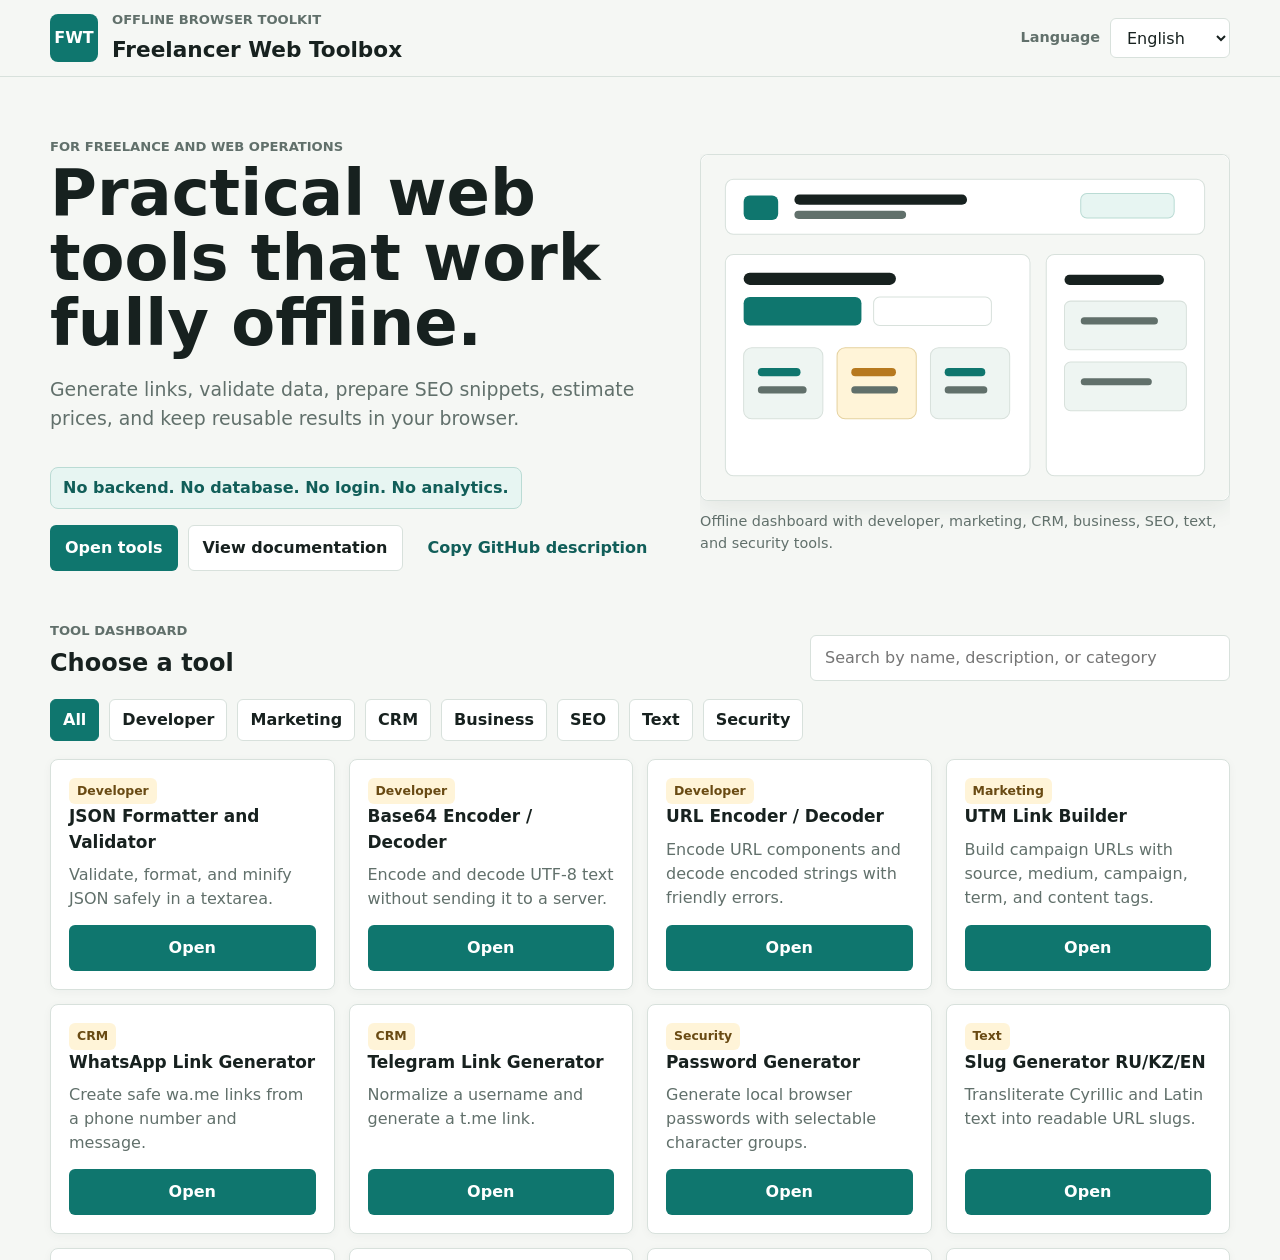
<file: index.html>
<!--
Project: Freelancer Web Toolbox
File: index.html
Author: Beck Sarbassov
Version: 0.1.0
Release Date: 2026-06-16
Last Updated: 2026-06-16
Copyright: © Beck Sarbassov. All rights reserved.

EN: Root entry page that redirects visitors to the static browser app.
RU: Корневая страница входа, перенаправляющая посетителей в статическое приложение.
-->
<!doctype html>
<html lang="en">
<head>
  <meta charset="utf-8">
  <meta name="viewport" content="width=device-width, initial-scale=1">
  <meta http-equiv="refresh" content="0; url=./public/index.html">
  <title>Opening Freelancer Web Toolbox...</title>
  <style>
    body {
      margin: 0;
      min-height: 100vh;
      display: grid;
      place-items: center;
      font-family: system-ui, -apple-system, BlinkMacSystemFont, "Segoe UI", sans-serif;
      color: #152322;
      background: #f5f7f4;
    }

    main {
      width: min(92vw, 520px);
      padding: 32px;
      border: 1px solid #d9e1dc;
      border-radius: 8px;
      background: #ffffff;
      box-shadow: 0 8px 24px rgba(24, 48, 44, 0.08);
    }

    a {
      color: #0f766e;
      font-weight: 700;
    }
  </style>
</head>
<body>
  <main>
    <h1>Opening Freelancer Web Toolbox...</h1>
    <p>If the app does not open automatically, use this link:</p>
    <p><a href="./public/index.html">Open public/index.html</a></p>
  </main>
</body>
</html>
</file>
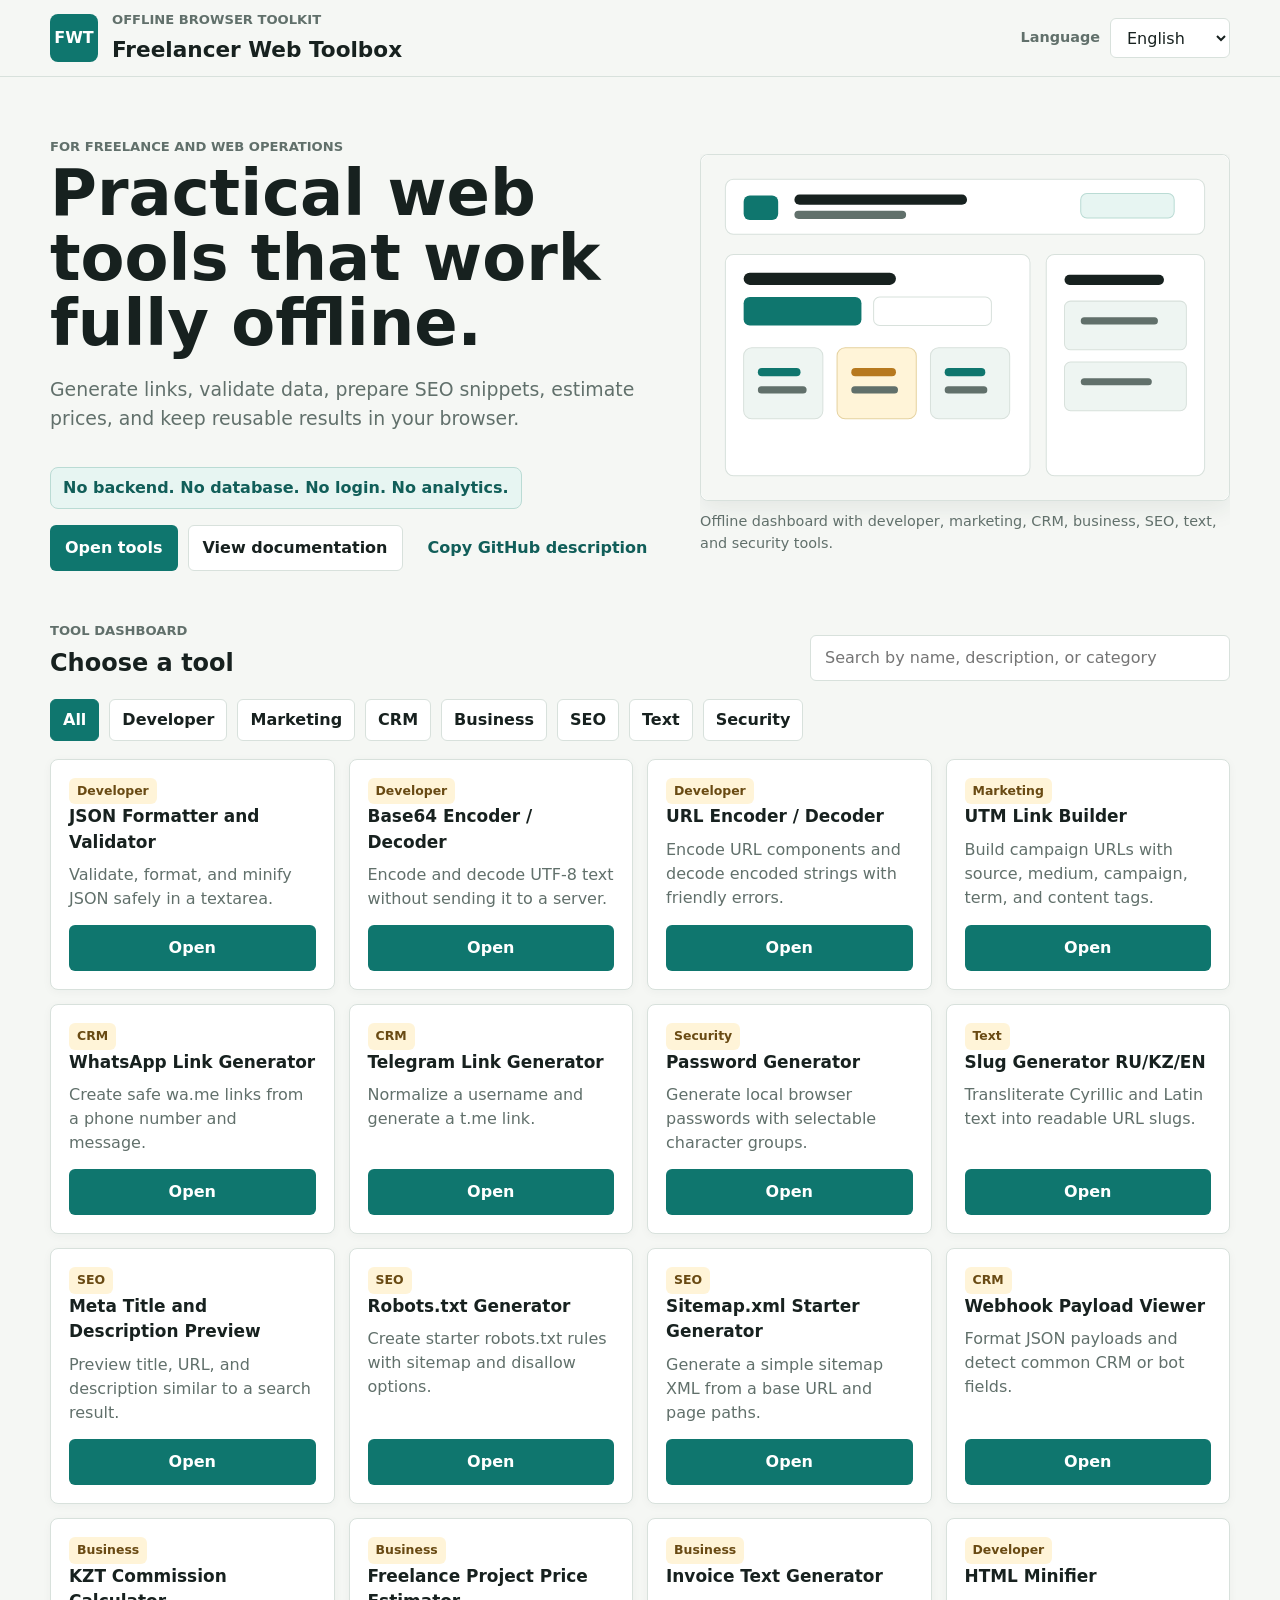
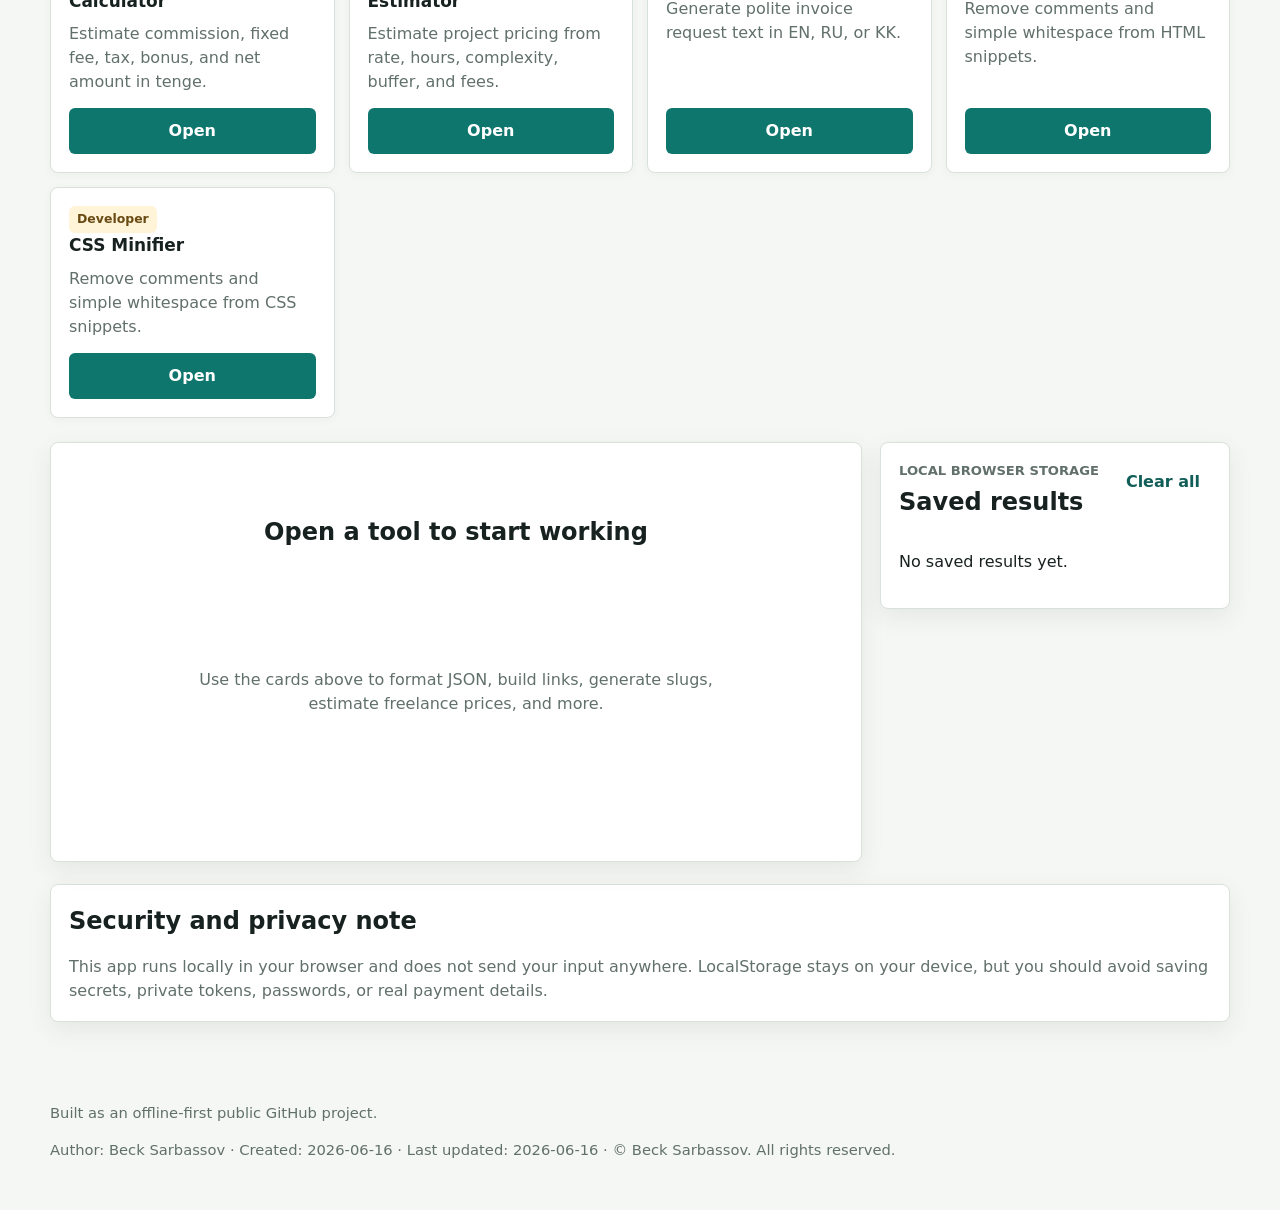
<file: public/index.html>
<!--
Project: Freelancer Web Toolbox
File: public/index.html
Author: Beck Sarbassov
Version: 0.1.0
Release Date: 2026-06-16
Last Updated: 2026-06-16
Copyright: © Beck Sarbassov. All rights reserved.

EN: Main offline browser-based toolbox interface.
RU: Основной интерфейс офлайн-набора браузерных инструментов.
-->
<!doctype html>
<html lang="en">
<head>
  <meta charset="utf-8">
  <meta name="viewport" content="width=device-width, initial-scale=1">
  <meta name="description" content="Offline web toolbox for freelancers, developers, CRM integrators and small business automation.">
  <meta name="keywords" content="freelancer tools, web toolbox, developer tools, CRM, JavaScript, offline app, UTM builder, slug generator, KZT">
  <meta name="author" content="Beck Sarbassov">
  <meta property="og:title" content="Freelancer Web Toolbox">
  <meta property="og:description" content="Offline web toolbox for freelancers, developers, CRM integrators and small business automation.">
  <meta property="og:type" content="website">
  <meta property="og:image" content="./assets/img/preview.svg">
  <meta name="theme-color" content="#0f766e">
  <title>Freelancer Web Toolbox</title>
  <link rel="manifest" href="./manifest.json">
  <link rel="stylesheet" href="./assets/css/app.css">
</head>
<body>
  <a class="skip-link" href="#tools-dashboard" data-i18n="accessibility.skip">Skip to tools</a>

  <header class="site-header">
    <div class="header-inner">
      <div class="brand-block" aria-label="Freelancer Web Toolbox">
        <span class="brand-mark" aria-hidden="true">FWT</span>
        <div>
          <p class="eyebrow" data-i18n="header.eyebrow">Offline browser toolkit</p>
          <h1 data-i18n="app.name">Freelancer Web Toolbox</h1>
        </div>
      </div>

      <div class="header-controls">
        <label class="language-label" for="language-select" data-i18n="header.language">Language</label>
        <select id="language-select" class="language-select" aria-label="Language">
          <option value="en">English</option>
          <option value="ru">Русский</option>
          <option value="kk">Қазақша</option>
        </select>
      </div>
    </div>
  </header>

  <main>
    <section class="hero" aria-labelledby="hero-title">
      <div class="hero-copy">
        <p class="eyebrow" data-i18n="hero.kicker">For freelance and web operations</p>
        <h2 id="hero-title" data-i18n="hero.title">Practical web tools that work fully offline.</h2>
        <p class="hero-text" data-i18n="hero.subtitle">
          Generate links, validate data, prepare SEO snippets, estimate prices, and keep reusable results in your browser.
        </p>
        <p class="privacy-pill" data-i18n="hero.offline">No backend. No database. No login. No analytics.</p>
        <div class="hero-actions">
          <a class="button primary" href="#tools-dashboard" data-i18n="actions.openTools">Open tools</a>
          <a class="button secondary" href="../docs/QUICK_START.md" data-i18n="actions.viewDocs">View documentation</a>
          <button class="button ghost" type="button" id="copy-description" data-i18n="actions.copyGithubDescription">Copy GitHub description</button>
        </div>
      </div>
      <figure class="hero-visual">
        <img src="./assets/img/preview.svg" width="520" height="340" alt="Freelancer Web Toolbox dashboard preview">
        <figcaption data-i18n="hero.visualCaption">Offline dashboard with developer, marketing, CRM, business, SEO, text, and security tools.</figcaption>
      </figure>
    </section>

    <section class="tool-controls" aria-labelledby="tools-heading">
      <div>
        <p class="eyebrow" data-i18n="tools.kicker">Tool dashboard</p>
        <h2 id="tools-heading" data-i18n="tools.heading">Choose a tool</h2>
      </div>
      <label class="search-label" for="tool-search" data-i18n="tools.searchLabel">Search tools</label>
      <input id="tool-search" type="search" data-i18n-placeholder="tools.searchPlaceholder" placeholder="Search by name, description, or category">
    </section>

    <nav class="category-tabs" aria-label="Tool categories" id="category-tabs"></nav>

    <section id="tools-dashboard" class="tool-grid" aria-live="polite"></section>

    <section class="workspace-layout" aria-label="Active tool and saved results">
      <section id="tool-workspace" class="tool-workspace" aria-live="polite">
        <div class="empty-state">
          <h2 data-i18n="workspace.emptyTitle">Open a tool to start working</h2>
          <p data-i18n="workspace.emptyText">Use the cards above to format JSON, build links, generate slugs, estimate freelance prices, and more.</p>
        </div>
      </section>

      <aside class="saved-panel" aria-labelledby="saved-results-heading">
        <div class="panel-header">
          <div>
            <p class="eyebrow" data-i18n="saved.kicker">Local browser storage</p>
            <h2 id="saved-results-heading" data-i18n="saved.heading">Saved results</h2>
          </div>
          <button class="text-button" type="button" id="clear-saved-results" data-i18n="actions.clearAll">Clear all</button>
        </div>
        <div id="saved-results-list" class="saved-list"></div>
      </aside>
    </section>

    <section class="security-note" aria-labelledby="security-note-title">
      <h2 id="security-note-title" data-i18n="security.title">Security and privacy note</h2>
      <p data-i18n="security.body">This app runs locally in your browser and does not send your input anywhere. LocalStorage stays on your device, but you should avoid saving secrets, private tokens, passwords, or real payment details.</p>
    </section>
  </main>

  <footer class="site-footer">
    <p data-i18n="footer.built">Built as an offline-first public GitHub project.</p>
    <p>Author: Beck Sarbassov · Created: 2026-06-16 · Last updated: 2026-06-16 · © Beck Sarbassov. All rights reserved.</p>
  </footer>

  <script src="./assets/js/translations.js"></script>
  <script src="./assets/js/storage.js"></script>
  <script src="./assets/js/security.js"></script>
  <script src="./assets/js/i18n.js"></script>
  <script src="./assets/js/tools/json-tools.js"></script>
  <script src="./assets/js/tools/base64-tools.js"></script>
  <script src="./assets/js/tools/url-tools.js"></script>
  <script src="./assets/js/tools/utm-builder.js"></script>
  <script src="./assets/js/tools/whatsapp-link.js"></script>
  <script src="./assets/js/tools/telegram-link.js"></script>
  <script src="./assets/js/tools/password-generator.js"></script>
  <script src="./assets/js/tools/slug-generator.js"></script>
  <script src="./assets/js/tools/meta-preview.js"></script>
  <script src="./assets/js/tools/robots-generator.js"></script>
  <script src="./assets/js/tools/sitemap-generator.js"></script>
  <script src="./assets/js/tools/webhook-viewer.js"></script>
  <script src="./assets/js/tools/kzt-calculator.js"></script>
  <script src="./assets/js/tools/freelance-price-estimator.js"></script>
  <script src="./assets/js/tools/invoice-text-generator.js"></script>
  <script src="./assets/js/tools/html-minifier.js"></script>
  <script src="./assets/js/tools/css-minifier.js"></script>
  <script src="./assets/js/app.js"></script>
</body>
</html>
</file>
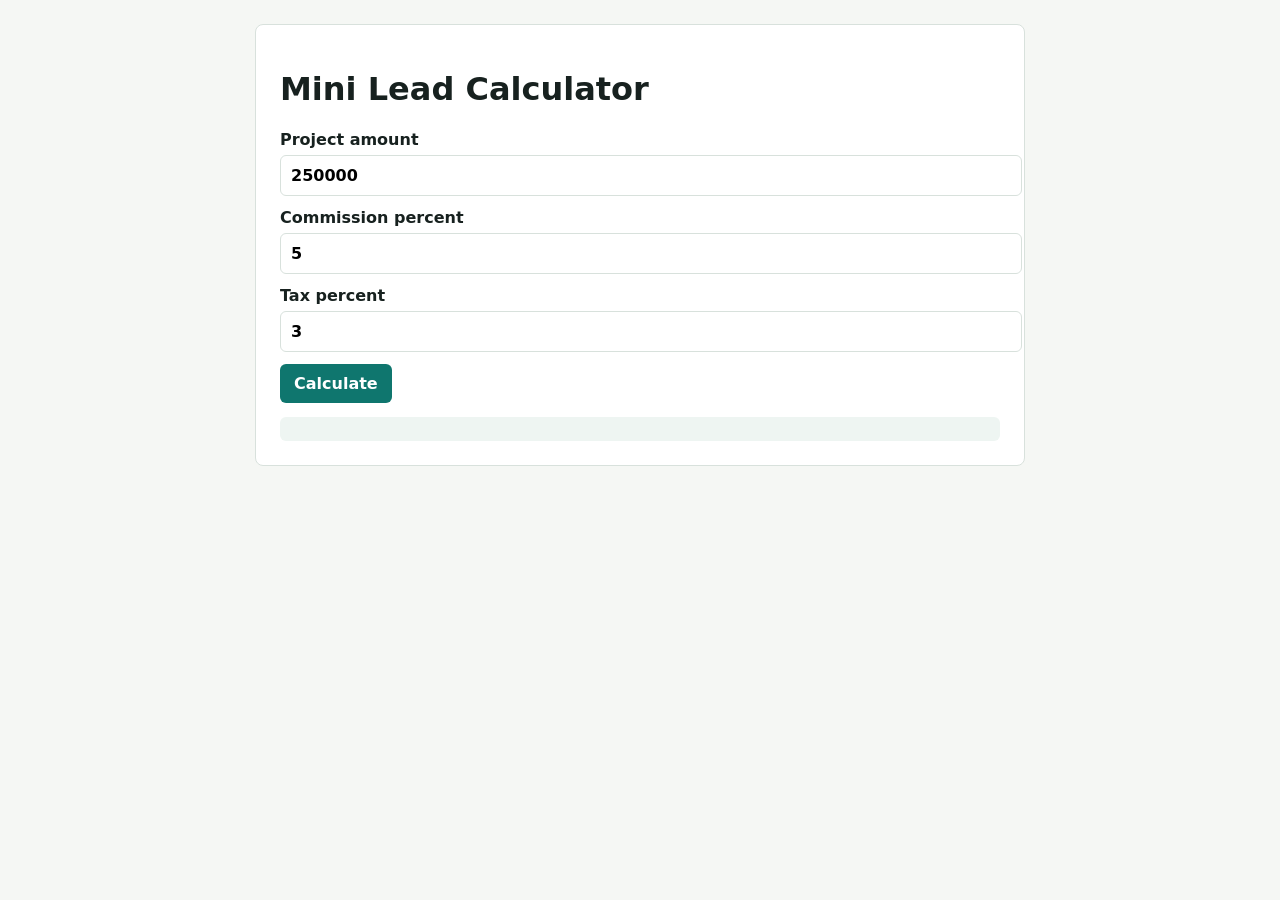
<file: examples/mini-lead-calculator/index.html>
<!--
Project: Freelancer Web Toolbox
File: examples/mini-lead-calculator/index.html
Author: Beck Sarbassov
Version: 0.1.0
Release Date: 2026-06-16
Last Updated: 2026-06-16
Copyright: © Beck Sarbassov. All rights reserved.

EN: Standalone calculator for amount, commission, tax, and net result.
RU: Автономный калькулятор суммы, комиссии, налога и чистого результата.
-->
<!doctype html>
<html lang="en">
<head>
  <meta charset="utf-8">
  <meta name="viewport" content="width=device-width, initial-scale=1">
  <title>Mini Lead Calculator</title>
  <style>
    body { margin: 0; padding: 24px; font-family: system-ui, -apple-system, BlinkMacSystemFont, "Segoe UI", sans-serif; background: #f5f7f4; color: #17211f; }
    main { max-width: 720px; margin: auto; padding: 24px; border: 1px solid #d8e1dc; border-radius: 8px; background: #fff; }
    label { display: grid; gap: 6px; margin: 12px 0; font-weight: 700; }
    input, button { font: inherit; border-radius: 6px; }
    input { width: 100%; padding: 10px; border: 1px solid #d8e1dc; }
    button { padding: 10px 14px; border: 0; color: #fff; background: #0f766e; font-weight: 800; }
    output { display: block; margin-top: 14px; padding: 12px; white-space: pre-wrap; background: #eef5f2; border-radius: 6px; }
  </style>
</head>
<body>
  <main>
    <h1>Mini Lead Calculator</h1>
    <label>Project amount <input id="amount" type="number" value="250000"></label>
    <label>Commission percent <input id="commission" type="number" value="5"></label>
    <label>Tax percent <input id="tax" type="number" value="3"></label>
    <button type="button" id="calculate">Calculate</button>
    <output id="result"></output>
  </main>
  <script>
    document.getElementById("calculate").addEventListener("click", function () {
      const amount = Number(document.getElementById("amount").value) || 0;
      const commission = amount * ((Number(document.getElementById("commission").value) || 0) / 100);
      const tax = amount * ((Number(document.getElementById("tax").value) || 0) / 100);
      const net = amount - commission - tax;
      document.getElementById("result").textContent = `Commission: ${commission.toFixed(2)}\nTax: ${tax.toFixed(2)}\nNet amount: ${net.toFixed(2)}`;
    });
  </script>
</body>
</html>
</file>
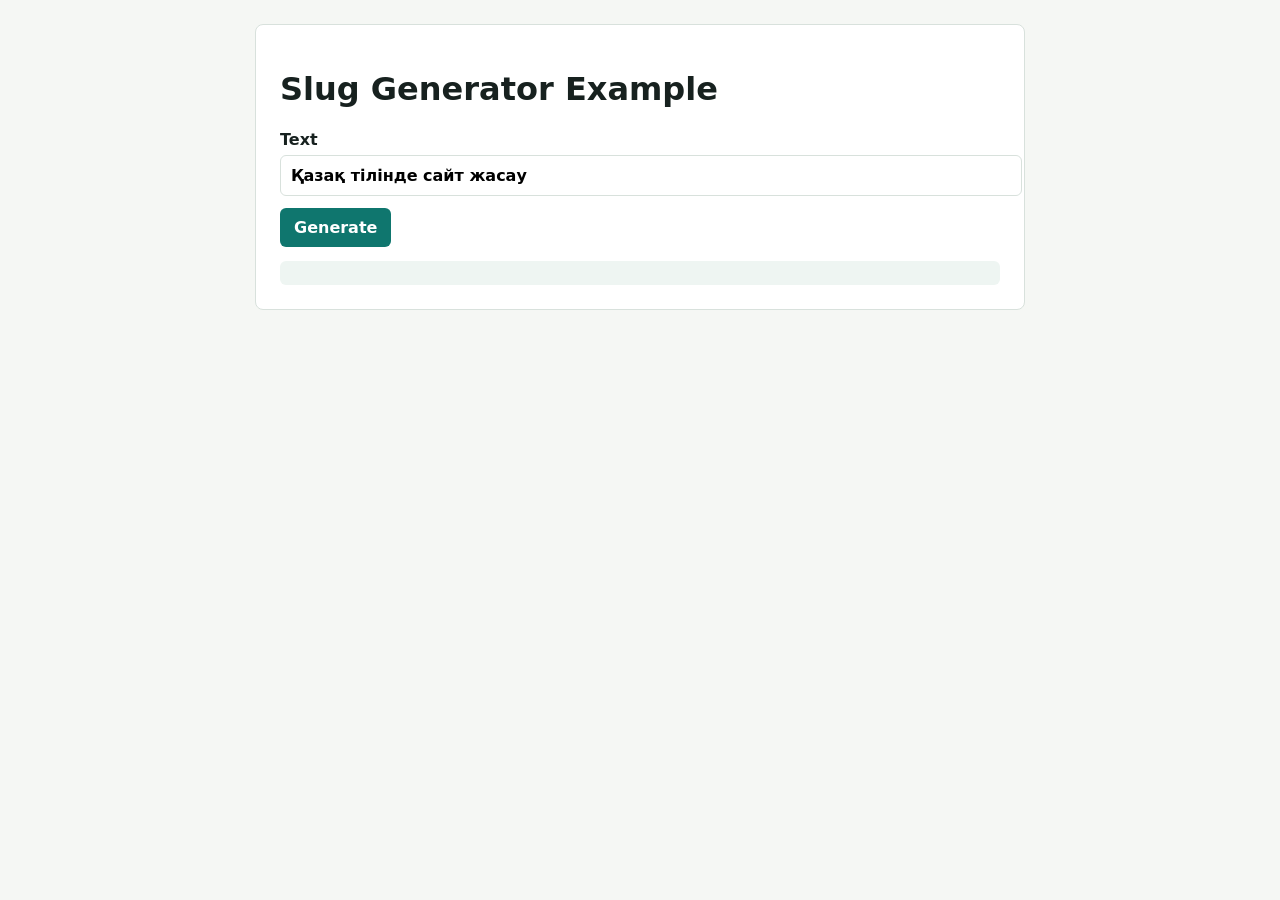
<file: examples/slug-generator-example/index.html>
<!--
Project: Freelancer Web Toolbox
File: examples/slug-generator-example/index.html
Author: Beck Sarbassov
Version: 0.1.0
Release Date: 2026-06-16
Last Updated: 2026-06-16
Copyright: © Beck Sarbassov. All rights reserved.

EN: Standalone minimal RU/KZ/EN slug generator example.
RU: Минимальный автономный пример генератора slug RU/KZ/EN.
-->
<!doctype html>
<html lang="en">
<head>
  <meta charset="utf-8">
  <meta name="viewport" content="width=device-width, initial-scale=1">
  <title>Slug Generator Example</title>
  <style>
    body { margin: 0; padding: 24px; font-family: system-ui, -apple-system, BlinkMacSystemFont, "Segoe UI", sans-serif; background: #f5f7f4; color: #17211f; }
    main { max-width: 720px; margin: auto; padding: 24px; border: 1px solid #d8e1dc; border-radius: 8px; background: #fff; }
    label { display: grid; gap: 6px; margin: 12px 0; font-weight: 700; }
    input, button { font: inherit; border-radius: 6px; }
    input { width: 100%; padding: 10px; border: 1px solid #d8e1dc; }
    button { padding: 10px 14px; border: 0; color: #fff; background: #0f766e; font-weight: 800; }
    output { display: block; margin-top: 14px; padding: 12px; background: #eef5f2; border-radius: 6px; overflow-wrap: anywhere; }
  </style>
</head>
<body>
  <main>
    <h1>Slug Generator Example</h1>
    <label>Text <input id="text" value="Қазақ тілінде сайт жасау"></label>
    <button type="button" id="generate">Generate</button>
    <output id="result"></output>
  </main>
  <script>
    const map = { а:"a", б:"b", в:"v", г:"g", д:"d", е:"e", ё:"yo", ж:"zh", з:"z", и:"i", й:"i", к:"k", л:"l", м:"m", н:"n", о:"o", п:"p", р:"r", с:"s", т:"t", у:"u", ф:"f", х:"h", ц:"c", ч:"ch", ш:"sh", щ:"shch", ы:"y", э:"e", ю:"yu", я:"ya", ь:"", ъ:"", ә:"a", ғ:"g", қ:"q", ң:"n", ө:"o", ұ:"u", ү:"u", һ:"h", і:"i" };
    function slugify(value) {
      return value.split("").map((char) => map[char.toLowerCase()] ?? char).join("").toLowerCase().replace(/[^a-z0-9]+/g, "-").replace(/^-+|-+$/g, "").replace(/-{2,}/g, "-");
    }
    document.getElementById("generate").addEventListener("click", function () {
      document.getElementById("result").textContent = slugify(document.getElementById("text").value);
    });
  </script>
</body>
</html>
</file>
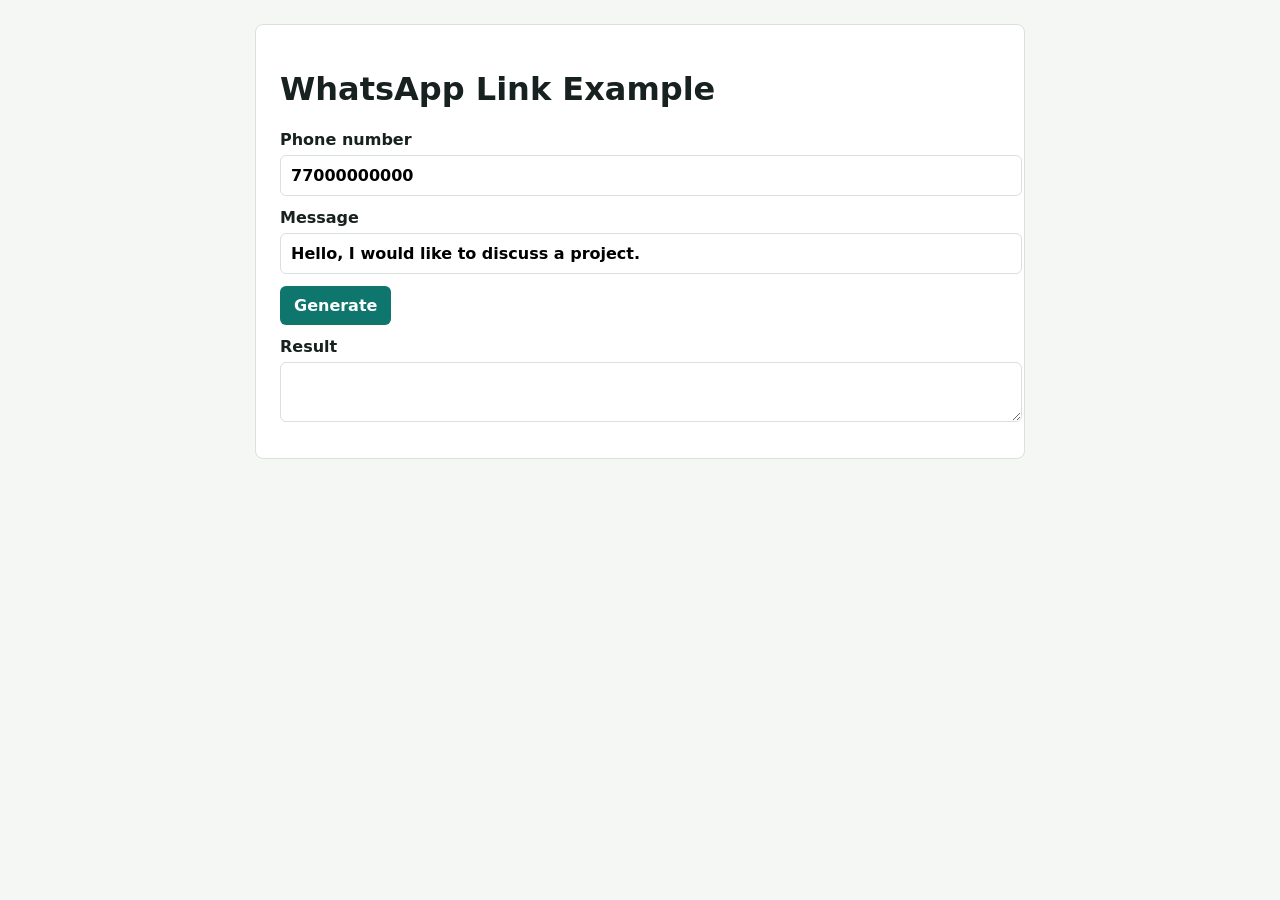
<file: examples/whatsapp-link-example/index.html>
<!--
Project: Freelancer Web Toolbox
File: examples/whatsapp-link-example/index.html
Author: Beck Sarbassov
Version: 0.1.0
Release Date: 2026-06-16
Last Updated: 2026-06-16
Copyright: © Beck Sarbassov. All rights reserved.

EN: Standalone minimal WhatsApp link generator example.
RU: Минимальный автономный пример генератора WhatsApp-ссылок.
-->
<!doctype html>
<html lang="en">
<head>
  <meta charset="utf-8">
  <meta name="viewport" content="width=device-width, initial-scale=1">
  <title>WhatsApp Link Example</title>
  <style>
    body { margin: 0; padding: 24px; font-family: system-ui, -apple-system, BlinkMacSystemFont, "Segoe UI", sans-serif; background: #f5f7f4; color: #17211f; }
    main { max-width: 720px; margin: auto; padding: 24px; border: 1px solid #d8e1dc; border-radius: 8px; background: #fff; }
    label { display: grid; gap: 6px; margin: 12px 0; font-weight: 700; }
    input, textarea, button { font: inherit; border-radius: 6px; }
    input, textarea { width: 100%; padding: 10px; border: 1px solid #d8e1dc; }
    button { padding: 10px 14px; border: 0; color: #fff; background: #0f766e; font-weight: 800; }
  </style>
</head>
<body>
  <main>
    <h1>WhatsApp Link Example</h1>
    <label>Phone number <input id="phone" value="77000000000"></label>
    <label>Message <input id="message" value="Hello, I would like to discuss a project."></label>
    <button type="button" id="generate">Generate</button>
    <label>Result <textarea id="result" readonly></textarea></label>
  </main>
  <script>
    document.getElementById("generate").addEventListener("click", function () {
      const phone = document.getElementById("phone").value.replace(/\D/g, "");
      const message = document.getElementById("message").value.trim();
      document.getElementById("result").value = `https://wa.me/${phone}${message ? `?text=${encodeURIComponent(message)}` : ""}`;
    });
  </script>
</body>
</html>
</file>
<file: public/assets/css/app.css>
/*
Project: Freelancer Web Toolbox
File: app.css
Author: Beck Sarbassov
Version: 0.1.0
Release Date: 2026-06-16
Last Updated: 2026-06-16
Copyright: © Beck Sarbassov. All rights reserved.

EN: Main style file for responsive layout and visual design.
RU: Основной файл стилей для адаптивной вёрстки и визуального дизайна.
*/
:root {
  --color-bg: #f5f7f4;
  --color-surface: #ffffff;
  --color-surface-soft: #eef5f2;
  --color-text: #17211f;
  --color-muted: #61706b;
  --color-border: #d8e1dc;
  --color-primary: #0f766e;
  --color-primary-dark: #115e59;
  --color-accent: #b7791f;
  --color-success: #177245;
  --color-danger: #b42318;
  --color-focus: #2563eb;
  --shadow-sm: 0 8px 24px rgba(28, 45, 42, 0.08);
  --radius-md: 8px;
  --radius-sm: 6px;
  --container: 1180px;
}

* {
  box-sizing: border-box;
}

html {
  scroll-behavior: smooth;
}

body {
  margin: 0;
  min-width: 320px;
  font-family: system-ui, -apple-system, BlinkMacSystemFont, "Segoe UI", sans-serif;
  color: var(--color-text);
  background: var(--color-bg);
  line-height: 1.5;
  overflow-x: hidden;
}

a {
  color: var(--color-primary);
}

button,
input,
select,
textarea {
  font: inherit;
}

button {
  cursor: pointer;
}

:focus-visible {
  outline: 3px solid var(--color-focus);
  outline-offset: 2px;
}

.skip-link {
  position: absolute;
  left: 16px;
  top: -48px;
  z-index: 10;
  padding: 10px 14px;
  border-radius: var(--radius-sm);
  background: var(--color-text);
  color: #ffffff;
  transition: top 0.2s ease;
}

.skip-link:focus {
  top: 16px;
}

.site-header {
  position: sticky;
  top: 0;
  z-index: 5;
  border-bottom: 1px solid var(--color-border);
  background: rgba(245, 247, 244, 0.94);
  backdrop-filter: blur(10px);
}

.header-inner,
main,
.site-footer {
  width: min(calc(100% - 32px), var(--container));
  max-width: var(--container);
  margin-inline: auto;
}

.header-inner {
  display: flex;
  align-items: center;
  justify-content: space-between;
  gap: 20px;
  min-height: 76px;
}

.brand-block {
  display: flex;
  align-items: center;
  gap: 14px;
  min-width: 0;
}

.brand-mark {
  display: inline-grid;
  place-items: center;
  flex: 0 0 48px;
  width: 48px;
  height: 48px;
  border-radius: var(--radius-md);
  color: #ffffff;
  background: var(--color-primary);
  font-weight: 800;
  letter-spacing: 0;
}

.brand-block h1,
.hero h2,
.tool-controls h2,
.tool-workspace h2,
.saved-panel h2,
.security-note h2 {
  margin: 0;
  letter-spacing: 0;
}

.brand-block h1 {
  font-size: clamp(1.1rem, 2vw, 1.35rem);
}

.eyebrow {
  margin: 0 0 4px;
  color: var(--color-muted);
  font-size: 0.82rem;
  font-weight: 700;
  text-transform: uppercase;
  letter-spacing: 0;
}

.header-controls {
  display: flex;
  align-items: center;
  gap: 10px;
}

.language-label {
  color: var(--color-muted);
  font-size: 0.9rem;
  font-weight: 700;
}

.language-select,
input,
select,
textarea {
  border: 1px solid var(--color-border);
  border-radius: var(--radius-sm);
  background: #ffffff;
  color: var(--color-text);
}

.language-select {
  min-height: 40px;
  padding: 8px 12px;
}

main {
  padding-block: 34px 42px;
}

.hero {
  display: grid;
  grid-template-columns: minmax(0, 1.08fr) minmax(280px, 0.92fr);
  gap: 28px;
  align-items: center;
  min-width: 0;
  padding: 26px 0 32px;
}

.hero-copy {
  max-width: 690px;
  min-width: 0;
}

.hero h2 {
  font-size: clamp(2rem, 5vw, 4.6rem);
  line-height: 1.02;
  max-width: 760px;
}

.hero-text {
  max-width: 680px;
  color: var(--color-muted);
  font-size: clamp(1rem, 2vw, 1.18rem);
}

.privacy-pill {
  display: inline-block;
  width: auto;
  max-width: 100%;
  white-space: normal;
  overflow-wrap: anywhere;
  padding: 8px 12px;
  border: 1px solid #badbd4;
  border-radius: var(--radius-md);
  color: var(--color-primary-dark);
  background: #e7f5f2;
  font-weight: 700;
}

.hero-actions,
.tool-actions,
.category-tabs,
.button-row {
  display: flex;
  flex-wrap: wrap;
  gap: 10px;
}

.button,
.tool-button,
.text-button {
  border: 1px solid transparent;
  border-radius: var(--radius-sm);
  font-weight: 800;
  text-decoration: none;
}

.button,
.tool-button {
  min-height: 42px;
  padding: 10px 14px;
}

.button.primary,
.tool-button.primary {
  color: #ffffff;
  background: var(--color-primary);
}

.button.primary:hover,
.tool-button.primary:hover {
  background: var(--color-primary-dark);
}

.button.secondary,
.tool-button.secondary {
  border-color: var(--color-border);
  color: var(--color-text);
  background: #ffffff;
}

.button.ghost,
.tool-button.ghost,
.text-button {
  border-color: transparent;
  color: var(--color-primary-dark);
  background: transparent;
}

.button.ghost:hover,
.tool-button.ghost:hover,
.text-button:hover {
  background: var(--color-surface-soft);
}

.hero-visual {
  margin: 0;
  min-width: 0;
  width: 100%;
  overflow: hidden;
}

.hero-visual img {
  display: block;
  width: 100%;
  max-width: 100%;
  height: auto;
  border: 1px solid var(--color-border);
  border-radius: var(--radius-md);
  background: var(--color-surface);
  box-shadow: var(--shadow-sm);
}

.hero-visual figcaption {
  margin-top: 10px;
  color: var(--color-muted);
  font-size: 0.9rem;
}

.tool-controls {
  display: grid;
  grid-template-columns: minmax(180px, 1fr) minmax(240px, 420px);
  gap: 16px;
  align-items: end;
  margin-top: 18px;
}

.search-label {
  position: absolute;
  width: 1px;
  height: 1px;
  overflow: hidden;
  clip: rect(0, 0, 0, 0);
}

#tool-search {
  width: 100%;
  min-height: 46px;
  padding: 10px 14px;
}

.category-tabs {
  margin: 18px 0;
}

.category-tab {
  min-height: 38px;
  padding: 8px 12px;
  border: 1px solid var(--color-border);
  border-radius: var(--radius-sm);
  color: var(--color-text);
  background: #ffffff;
  font-weight: 700;
}

.category-tab[aria-pressed="true"] {
  border-color: var(--color-primary);
  color: #ffffff;
  background: var(--color-primary);
}

.tool-grid {
  display: grid;
  grid-template-columns: repeat(auto-fit, minmax(230px, 1fr));
  gap: 14px;
}

.tool-card {
  display: flex;
  min-height: 214px;
  flex-direction: column;
  justify-content: space-between;
  gap: 14px;
  padding: 18px;
  border: 1px solid var(--color-border);
  border-radius: var(--radius-md);
  background: var(--color-surface);
  box-shadow: 0 2px 10px rgba(28, 45, 42, 0.04);
}

.tool-card h3 {
  margin: 0 0 8px;
  font-size: 1.06rem;
}

.tool-card p {
  margin: 0;
  color: var(--color-muted);
}

.category-chip {
  display: inline-flex;
  width: max-content;
  max-width: 100%;
  padding: 4px 8px;
  border-radius: var(--radius-sm);
  color: #694a13;
  background: #fff4d8;
  font-size: 0.78rem;
  font-weight: 800;
}

.workspace-layout {
  display: grid;
  grid-template-columns: minmax(0, 1fr) minmax(280px, 350px);
  gap: 18px;
  margin-top: 24px;
  align-items: start;
}

.tool-workspace,
.saved-panel,
.security-note {
  border: 1px solid var(--color-border);
  border-radius: var(--radius-md);
  background: var(--color-surface);
  box-shadow: var(--shadow-sm);
}

.tool-workspace {
  min-height: 420px;
  padding: 20px;
}

.empty-state {
  display: grid;
  min-height: 320px;
  place-items: center;
  text-align: center;
}

.empty-state p {
  max-width: 540px;
  color: var(--color-muted);
}

.tool-panel-header {
  display: flex;
  justify-content: space-between;
  gap: 14px;
  align-items: flex-start;
  margin-bottom: 18px;
}

.tool-panel-header p {
  margin: 8px 0 0;
  color: var(--color-muted);
}

.form-grid {
  display: grid;
  grid-template-columns: repeat(2, minmax(0, 1fr));
  gap: 14px;
}

.field {
  display: grid;
  gap: 6px;
}

.field.full {
  grid-column: 1 / -1;
}

.field label {
  color: var(--color-text);
  font-size: 0.93rem;
  font-weight: 800;
}

.field input,
.field select,
.field textarea {
  width: 100%;
  min-height: 42px;
  padding: 10px 12px;
}

.field input[type="checkbox"] {
  width: auto;
  min-height: auto;
  padding: 0;
  justify-self: start;
}

.field textarea {
  min-height: 140px;
  resize: vertical;
  font-family: ui-monospace, SFMono-Regular, Menlo, Consolas, "Liberation Mono", monospace;
  line-height: 1.45;
}

.tool-actions {
  margin: 16px 0;
}

.tool-status {
  min-height: 28px;
  margin: 12px 0 0;
  color: var(--color-muted);
  font-weight: 700;
}

.tool-status.success {
  color: var(--color-success);
}

.tool-status.error {
  color: var(--color-danger);
}

.note {
  margin: 12px 0 0;
  padding: 10px 12px;
  border-left: 4px solid var(--color-accent);
  border-radius: var(--radius-sm);
  color: #4f3a15;
  background: #fff7df;
}

.preview-box,
.result-summary {
  min-height: 120px;
  padding: 14px;
  border: 1px solid var(--color-border);
  border-radius: var(--radius-sm);
  background: #fbfcfb;
  overflow-wrap: anywhere;
}

.search-preview-title {
  color: #1a0dab;
  font-size: 1.08rem;
  line-height: 1.3;
}

.search-preview-url {
  color: #0b6b3a;
  font-size: 0.92rem;
}

.search-preview-desc {
  color: #4d5156;
}

.saved-panel {
  padding: 18px;
}

.panel-header {
  display: flex;
  align-items: flex-start;
  justify-content: space-between;
  gap: 12px;
  margin-bottom: 14px;
}

.text-button {
  padding: 8px 10px;
}

.saved-list {
  display: grid;
  gap: 10px;
}

.saved-item {
  display: grid;
  gap: 8px;
  padding: 12px;
  border: 1px solid var(--color-border);
  border-radius: var(--radius-sm);
  background: #fbfcfb;
}

.saved-item strong,
.saved-item time {
  display: block;
}

.saved-item time {
  color: var(--color-muted);
  font-size: 0.82rem;
}

.saved-value {
  max-height: 120px;
  overflow: auto;
  padding: 8px;
  border-radius: var(--radius-sm);
  background: #eef5f2;
  white-space: pre-wrap;
  overflow-wrap: anywhere;
  font-family: ui-monospace, SFMono-Regular, Menlo, Consolas, "Liberation Mono", monospace;
  font-size: 0.85rem;
}

.security-note {
  margin-top: 22px;
  padding: 18px;
}

.security-note p {
  margin-bottom: 0;
  color: var(--color-muted);
}

.site-footer {
  padding: 24px 0 34px;
  color: var(--color-muted);
  font-size: 0.92rem;
}

@media (max-width: 860px) {
  .hero,
  .tool-controls,
  .workspace-layout {
    grid-template-columns: minmax(0, 1fr);
  }

  .hero {
    padding-top: 20px;
  }

  .workspace-layout {
    gap: 14px;
  }
}

@media (max-width: 640px) {
  .header-inner {
    align-items: flex-start;
    flex-direction: column;
    padding-block: 12px;
  }

  .header-controls,
  .language-select {
    width: 100%;
  }

  .header-controls {
    align-items: stretch;
    flex-direction: column;
    gap: 6px;
  }

  .brand-mark {
    width: 42px;
    height: 42px;
    flex-basis: 42px;
  }

  main {
    padding-top: 22px;
  }

  .hero h2 {
    max-width: 320px;
    font-size: 1.85rem;
    overflow-wrap: anywhere;
  }

  .hero-copy,
  .hero-text,
  .privacy-pill,
  .hero-visual,
  .hero-visual img {
    width: min(100%, 320px);
    max-width: 100%;
    overflow-wrap: anywhere;
  }

  .hero-visual {
    max-width: 320px;
  }

  .button,
  .tool-button,
  .category-tab {
    width: 100%;
    justify-content: center;
    text-align: center;
  }

  .form-grid {
    grid-template-columns: 1fr;
  }

  .tool-panel-header {
    flex-direction: column;
  }

  .panel-header {
    align-items: stretch;
    flex-direction: column;
  }
}
</file>
